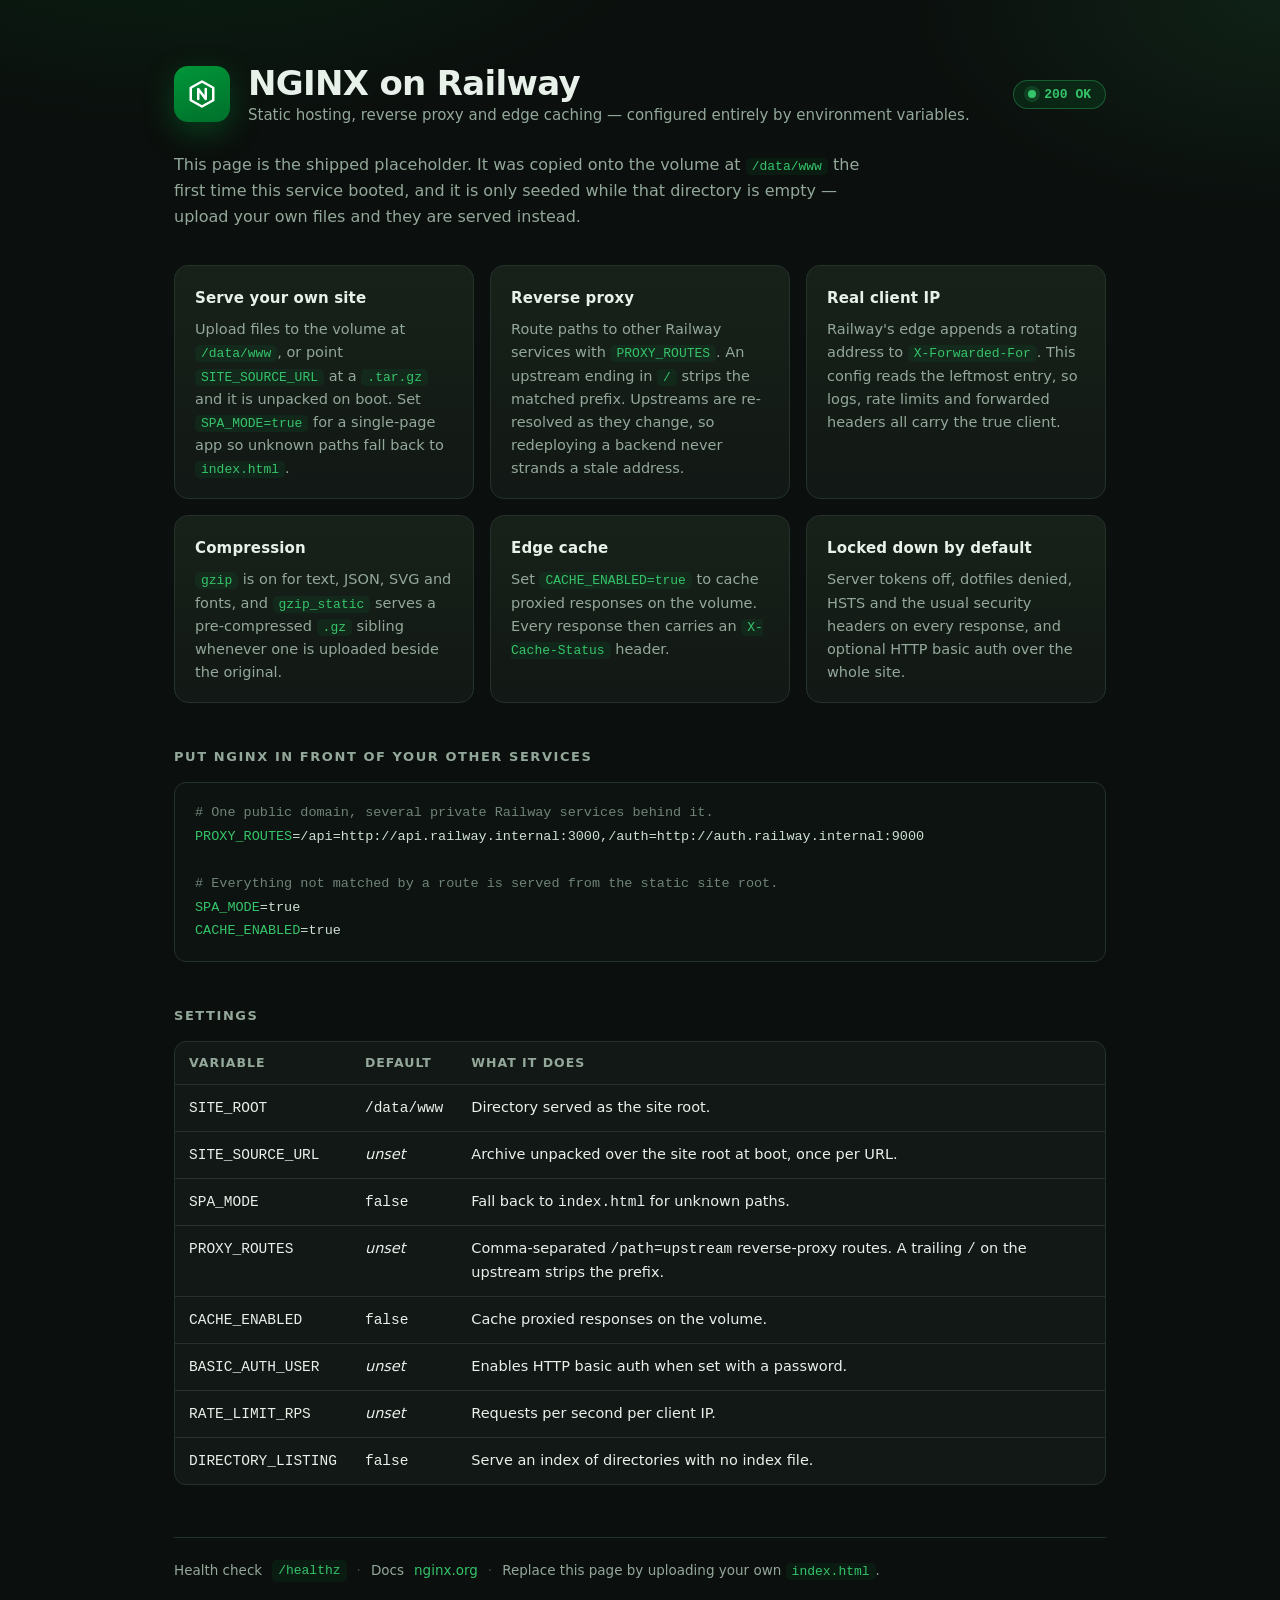
<file: www/index.html>
<!doctype html>
<html lang="en">
<head>
<meta charset="utf-8">
<meta name="viewport" content="width=device-width, initial-scale=1">
<title>NGINX on Railway</title>
<style>
  :root {
    --bg: #0b0f0d;
    --panel: #121815;
    --panel-2: #172119;
    --line: #24322a;
    --text: #e8f0ea;
    --muted: #93a89a;
    --green: #009639;
    --green-lt: #35c46a;
    --mono: ui-monospace, SFMono-Regular, "SF Mono", Menlo, Consolas, monospace;
  }
  * { box-sizing: border-box; }
  body {
    margin: 0;
    background:
      radial-gradient(900px 500px at 15% -10%, rgba(0,150,57,.18), transparent 60%),
      radial-gradient(700px 400px at 100% 0%, rgba(53,196,106,.10), transparent 55%),
      var(--bg);
    color: var(--text);
    font: 16px/1.6 system-ui, -apple-system, "Segoe UI", Roboto, Helvetica, Arial, sans-serif;
    -webkit-font-smoothing: antialiased;
  }
  .wrap { max-width: 980px; margin: 0 auto; padding: 64px 24px 80px; }

  header { display: flex; align-items: center; gap: 18px; flex-wrap: wrap; }
  .mark {
    width: 56px; height: 56px; flex: none;
    display: grid; place-items: center;
    border-radius: 14px;
    background: linear-gradient(160deg, var(--green), #00702b);
    box-shadow: 0 10px 30px rgba(0,150,57,.35);
  }
  .mark svg { width: 30px; height: 30px; }
  h1 { font-size: 34px; line-height: 1.15; margin: 0; letter-spacing: -.02em; }
  h1 small { display: block; font-size: 15px; font-weight: 400; color: var(--muted); letter-spacing: 0; margin-top: 4px; }

  .pill {
    margin-left: auto;
    display: inline-flex; align-items: center; gap: 8px;
    padding: 7px 14px; border-radius: 999px;
    background: rgba(0,150,57,.14); border: 1px solid rgba(53,196,106,.35);
    color: var(--green-lt); font: 600 13px/1 var(--mono);
  }
  .dot { width: 8px; height: 8px; border-radius: 50%; background: var(--green-lt); box-shadow: 0 0 0 4px rgba(53,196,106,.18); }

  .lede { margin: 28px 0 0; color: var(--muted); max-width: 68ch; }

  .grid { display: grid; grid-template-columns: repeat(auto-fit, minmax(280px, 1fr)); gap: 16px; margin-top: 36px; }
  .card {
    background: linear-gradient(180deg, var(--panel-2), var(--panel));
    border: 1px solid var(--line); border-radius: 14px; padding: 20px 20px 18px;
  }
  .card h2 { margin: 0 0 8px; font-size: 15px; letter-spacing: .01em; }
  .card p { margin: 0; color: var(--muted); font-size: 14.5px; }
  .card code, code.v { font: 500 13px/1.5 var(--mono); color: var(--green-lt); background: rgba(0,150,57,.10); padding: 1px 6px; border-radius: 5px; }

  section.block { margin-top: 44px; }
  section.block h3 { font-size: 13px; text-transform: uppercase; letter-spacing: .12em; color: var(--muted); margin: 0 0 14px; font-weight: 600; }
  pre {
    margin: 0; padding: 18px 20px; overflow-x: auto;
    background: #0d1310; border: 1px solid var(--line); border-radius: 12px;
    font: 13.5px/1.75 var(--mono); color: #cfe0d4;
  }
  pre .c { color: #6f8377; }
  pre .k { color: var(--green-lt); }

  table { width: 100%; border-collapse: collapse; margin: 0; font-size: 14.5px; }
  th, td { text-align: left; padding: 11px 14px; border-bottom: 1px solid var(--line); vertical-align: top; }
  th { color: var(--muted); font-weight: 600; font-size: 12.5px; text-transform: uppercase; letter-spacing: .08em; }
  td:first-child { white-space: nowrap; }
  tbody tr:last-child td { border-bottom: none; }
  .tablewrap { border: 1px solid var(--line); border-radius: 12px; overflow: hidden; background: var(--panel); }

  footer { margin-top: 52px; padding-top: 22px; border-top: 1px solid var(--line); color: var(--muted); font-size: 13.5px; display: flex; gap: 10px; flex-wrap: wrap; align-items: center; }
  footer a { color: var(--green-lt); text-decoration: none; }
  footer a:hover { text-decoration: underline; }
  .sep { opacity: .4; }
</style>
</head>
<body>
<div class="wrap">

  <header>
    <div class="mark" aria-hidden="true">
      <svg viewBox="0 0 24 24" fill="none" stroke="#fff" stroke-width="2" stroke-linecap="round" stroke-linejoin="round">
        <path d="M12 2 3 7v10l9 5 9-5V7z"/><path d="M9 16V8l6 8V8"/>
      </svg>
    </div>
    <h1>NGINX on Railway
      <small>Static hosting, reverse proxy and edge caching &mdash; configured entirely by environment variables.</small>
    </h1>
    <span class="pill"><span class="dot"></span>200 OK</span>
  </header>

  <p class="lede">
    This page is the shipped placeholder. It was copied onto the volume at
    <code class="v">/data/www</code> the first time this service booted, and it is only
    seeded while that directory is empty &mdash; upload your own files and they are served instead.
  </p>

  <div class="grid">
    <div class="card">
      <h2>Serve your own site</h2>
      <p>Upload files to the volume at <code>/data/www</code>, or point <code>SITE_SOURCE_URL</code>
        at a <code>.tar.gz</code> and it is unpacked on boot. Set <code>SPA_MODE=true</code> for a
        single-page app so unknown paths fall back to <code>index.html</code>.</p>
    </div>
    <div class="card">
      <h2>Reverse proxy</h2>
      <p>Route paths to other Railway services with <code>PROXY_ROUTES</code>. An upstream ending in
        <code>/</code> strips the matched prefix. Upstreams are re-resolved as they change, so
        redeploying a backend never strands a stale address.</p>
    </div>
    <div class="card">
      <h2>Real client IP</h2>
      <p>Railway's edge appends a rotating address to <code>X-Forwarded-For</code>. This config reads the
        leftmost entry, so logs, rate limits and forwarded headers all carry the true client.</p>
    </div>
    <div class="card">
      <h2>Compression</h2>
      <p><code>gzip</code> is on for text, JSON, SVG and fonts, and <code>gzip_static</code> serves a
        pre-compressed <code>.gz</code> sibling whenever one is uploaded beside the original.</p>
    </div>
    <div class="card">
      <h2>Edge cache</h2>
      <p>Set <code>CACHE_ENABLED=true</code> to cache proxied responses on the volume. Every response
        then carries an <code>X-Cache-Status</code> header.</p>
    </div>
    <div class="card">
      <h2>Locked down by default</h2>
      <p>Server tokens off, dotfiles denied, HSTS and the usual security headers on every response, and
        optional HTTP basic auth over the whole site.</p>
    </div>
  </div>

  <section class="block">
    <h3>Put NGINX in front of your other services</h3>
    <pre><span class="c"># One public domain, several private Railway services behind it.</span>
<span class="k">PROXY_ROUTES</span>=/api=http://api.railway.internal:3000,/auth=http://auth.railway.internal:9000

<span class="c"># Everything not matched by a route is served from the static site root.</span>
<span class="k">SPA_MODE</span>=true
<span class="k">CACHE_ENABLED</span>=true</pre>
  </section>

  <section class="block">
    <h3>Settings</h3>
    <div class="tablewrap">
      <table>
        <thead><tr><th>Variable</th><th>Default</th><th>What it does</th></tr></thead>
        <tbody>
          <tr><td><code>SITE_ROOT</code></td><td><code>/data/www</code></td><td>Directory served as the site root.</td></tr>
          <tr><td><code>SITE_SOURCE_URL</code></td><td><em>unset</em></td><td>Archive unpacked over the site root at boot, once per URL.</td></tr>
          <tr><td><code>SPA_MODE</code></td><td><code>false</code></td><td>Fall back to <code>index.html</code> for unknown paths.</td></tr>
          <tr><td><code>PROXY_ROUTES</code></td><td><em>unset</em></td><td>Comma-separated <code>/path=upstream</code> reverse-proxy routes. A trailing <code>/</code> on the upstream strips the prefix.</td></tr>
          <tr><td><code>CACHE_ENABLED</code></td><td><code>false</code></td><td>Cache proxied responses on the volume.</td></tr>
          <tr><td><code>BASIC_AUTH_USER</code></td><td><em>unset</em></td><td>Enables HTTP basic auth when set with a password.</td></tr>
          <tr><td><code>RATE_LIMIT_RPS</code></td><td><em>unset</em></td><td>Requests per second per client IP.</td></tr>
          <tr><td><code>DIRECTORY_LISTING</code></td><td><code>false</code></td><td>Serve an index of directories with no index file.</td></tr>
        </tbody>
      </table>
    </div>
  </section>

  <footer>
    <span>Health check</span><code class="v">/healthz</code>
    <span class="sep">&middot;</span>
    <span>Docs</span><a href="https://nginx.org/en/docs/">nginx.org</a>
    <span class="sep">&middot;</span>
    <span>Replace this page by uploading your own <code class="v">index.html</code>.</span>
  </footer>

</div>
</body>
</html>
</file>
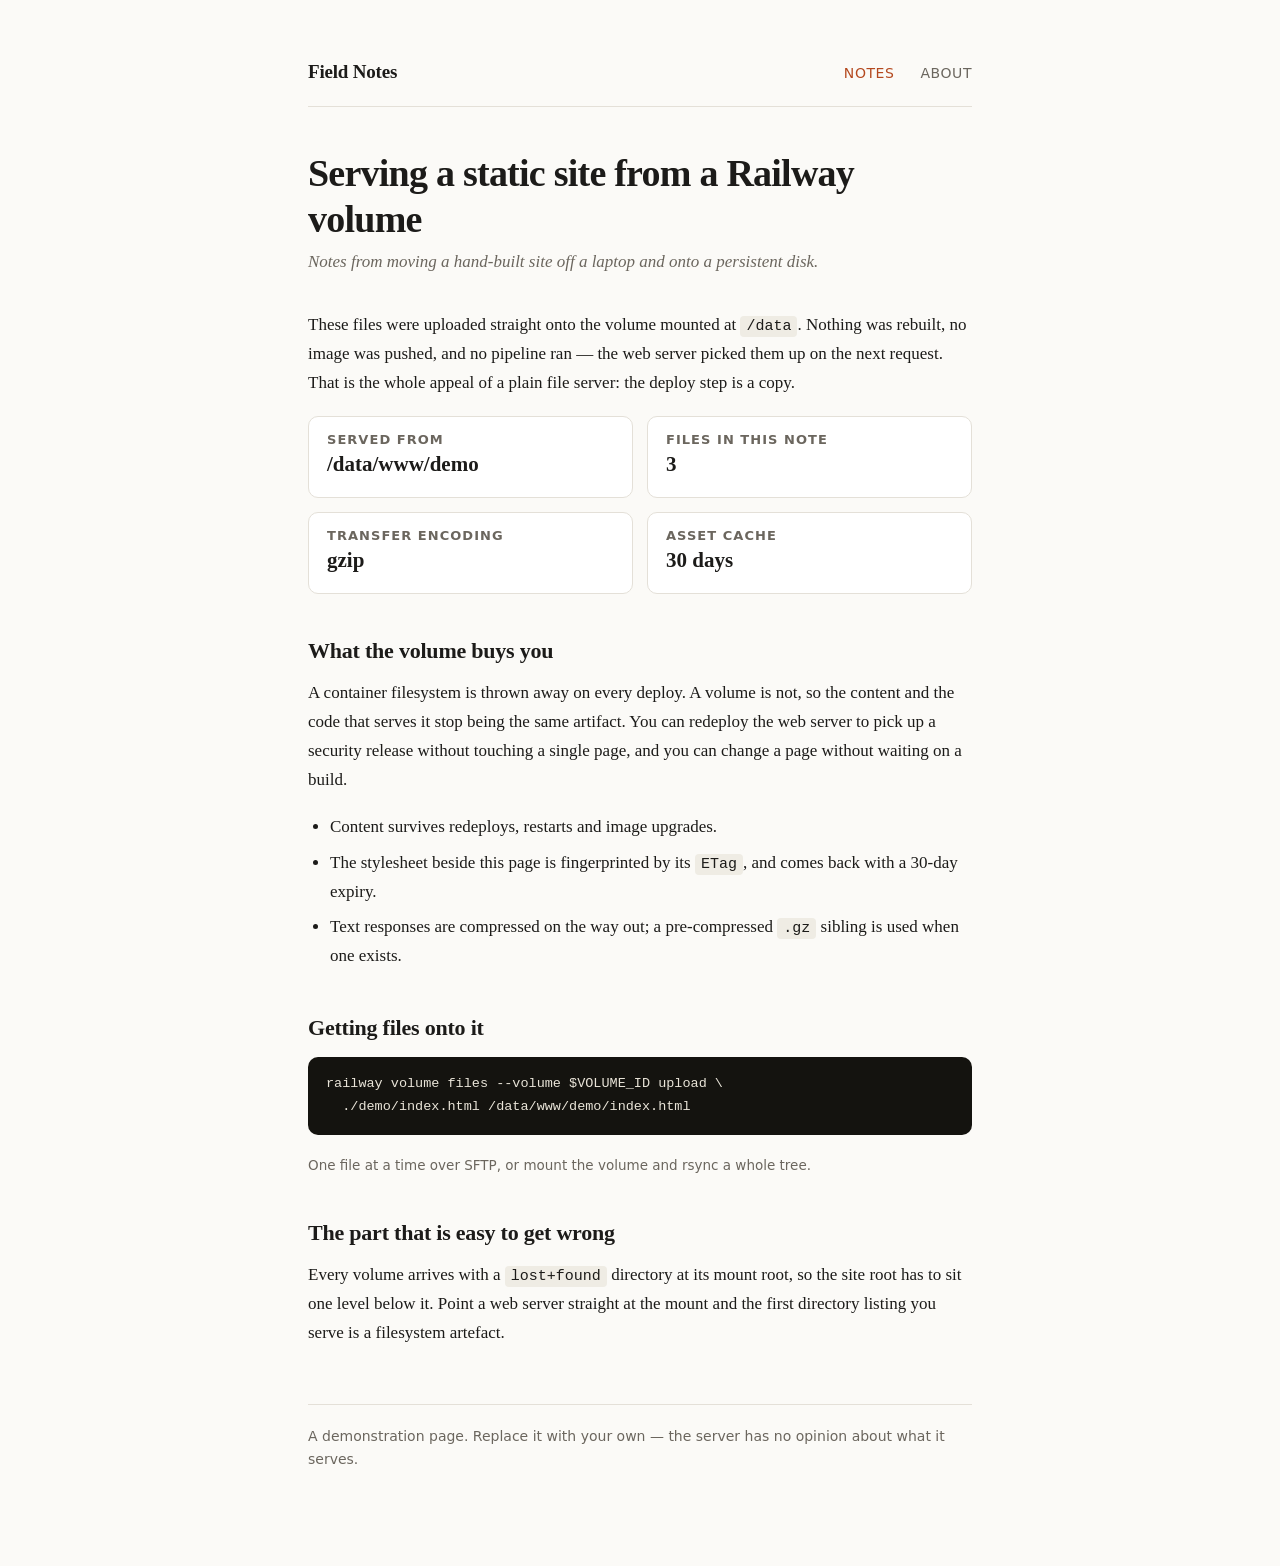
<file: examples/demo-site/demo/index.html>
<!doctype html>
<html lang="en">
<head>
<meta charset="utf-8">
<meta name="viewport" content="width=device-width, initial-scale=1">
<title>Field Notes — Serving a static site from a Railway volume</title>
<link rel="stylesheet" href="style.css">
</head>
<body>
<div class="shell">

  <nav>
    <span class="brand">Field&nbsp;Notes</span>
    <span class="spacer"></span>
    <a href="index.html" class="on">Notes</a>
    <a href="about.html">About</a>
  </nav>

  <h1>Serving a static site from a Railway volume</h1>
  <p class="dek">Notes from moving a hand-built site off a laptop and onto a persistent disk.</p>

  <p>
    These files were uploaded straight onto the volume mounted at <code class="i">/data</code>. Nothing
    was rebuilt, no image was pushed, and no pipeline ran — the web server picked them up on the next
    request. That is the whole appeal of a plain file server: the deploy step is a copy.
  </p>

  <div class="grid">
    <div class="tile"><b>Served from</b><span>/data/www/demo</span></div>
    <div class="tile"><b>Files in this note</b><span>3</span></div>
    <div class="tile"><b>Transfer encoding</b><span>gzip</span></div>
    <div class="tile"><b>Asset cache</b><span>30 days</span></div>
  </div>

  <h2>What the volume buys you</h2>
  <p>
    A container filesystem is thrown away on every deploy. A volume is not, so the content and the
    code that serves it stop being the same artifact. You can redeploy the web server to pick up a
    security release without touching a single page, and you can change a page without waiting on a build.
  </p>
  <ul>
    <li>Content survives redeploys, restarts and image upgrades.</li>
    <li>The stylesheet beside this page is fingerprinted by its <code class="i">ETag</code>, and comes back with a 30-day expiry.</li>
    <li>Text responses are compressed on the way out; a pre-compressed <code class="i">.gz</code> sibling is used when one exists.</li>
  </ul>

  <h2>Getting files onto it</h2>
  <figure>
<pre>railway volume files --volume $VOLUME_ID upload \
  ./demo/index.html /data/www/demo/index.html</pre>
    <figcaption>One file at a time over SFTP, or mount the volume and rsync a whole tree.</figcaption>
  </figure>

  <h2>The part that is easy to get wrong</h2>
  <p>
    Every volume arrives with a <code class="i">lost+found</code> directory at its mount root, so the
    site root has to sit one level below it. Point a web server straight at the mount and the first
    directory listing you serve is a filesystem artefact.
  </p>

  <footer>
    A demonstration page. Replace it with your own — the server has no opinion about what it serves.
  </footer>

</div>
</body>
</html>
</file>
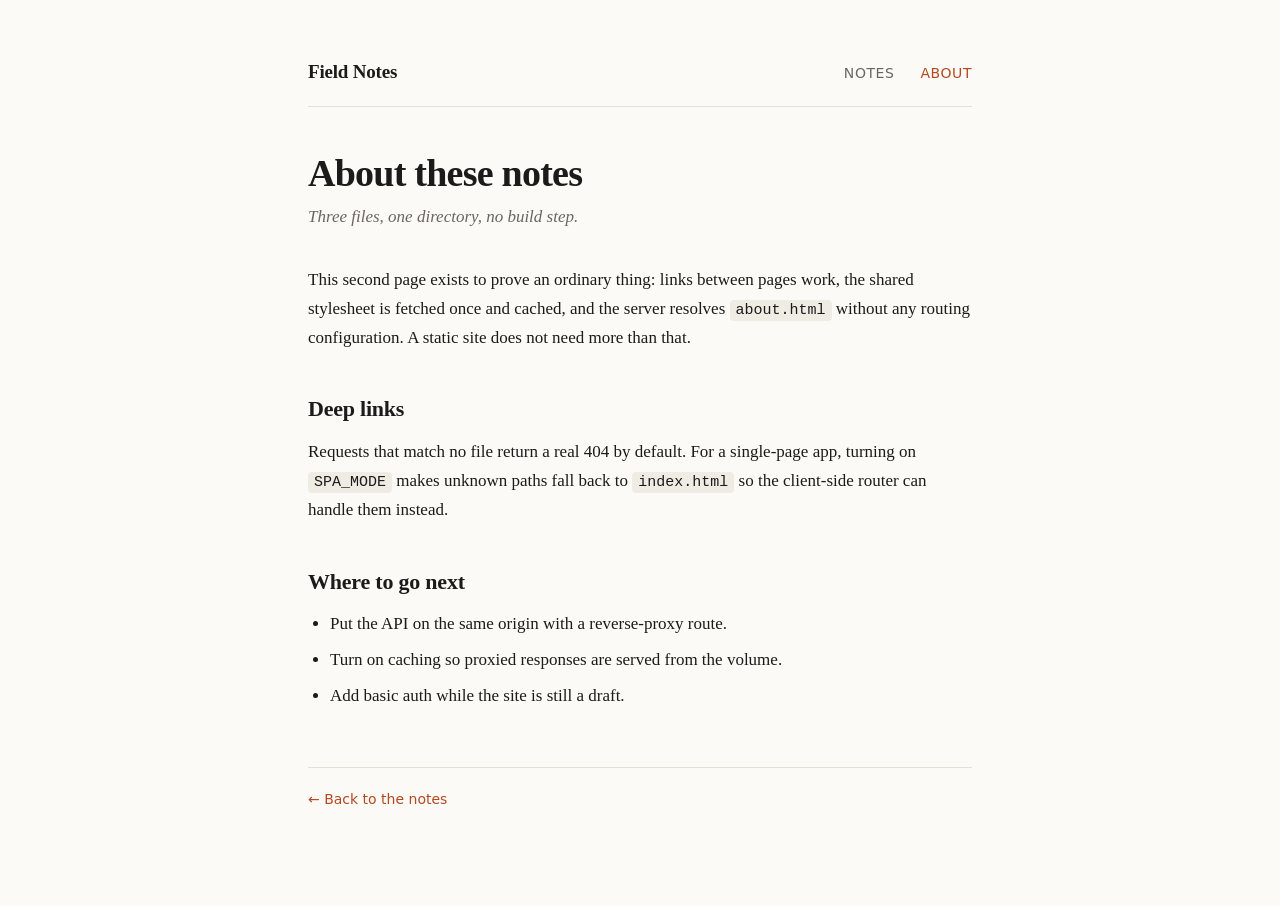
<file: examples/demo-site/demo/about.html>
<!doctype html>
<html lang="en">
<head>
<meta charset="utf-8">
<meta name="viewport" content="width=device-width, initial-scale=1">
<title>About — Field Notes</title>
<link rel="stylesheet" href="style.css">
</head>
<body>
<div class="shell">

  <nav>
    <span class="brand">Field&nbsp;Notes</span>
    <span class="spacer"></span>
    <a href="index.html">Notes</a>
    <a href="about.html" class="on">About</a>
  </nav>

  <h1>About these notes</h1>
  <p class="dek">Three files, one directory, no build step.</p>

  <p>
    This second page exists to prove an ordinary thing: links between pages work, the shared
    stylesheet is fetched once and cached, and the server resolves <code class="i">about.html</code>
    without any routing configuration. A static site does not need more than that.
  </p>

  <h2>Deep links</h2>
  <p>
    Requests that match no file return a real 404 by default. For a single-page app, turning on
    <code class="i">SPA_MODE</code> makes unknown paths fall back to <code class="i">index.html</code>
    so the client-side router can handle them instead.
  </p>

  <h2>Where to go next</h2>
  <ul>
    <li>Put the API on the same origin with a reverse-proxy route.</li>
    <li>Turn on caching so proxied responses are served from the volume.</li>
    <li>Add basic auth while the site is still a draft.</li>
  </ul>

  <footer>
    <a href="index.html" style="color:#b4491f;text-decoration:none">&larr; Back to the notes</a>
  </footer>

</div>
</body>
</html>
</file>
<file: examples/demo-site/demo/style.css>
:root {
  --bg: #fbfaf7;
  --ink: #1c1b19;
  --muted: #6b665e;
  --rule: #e4e0d8;
  --accent: #b4491f;
  --serif: "Iowan Old Style", "Palatino Linotype", Palatino, Georgia, serif;
}
* { box-sizing: border-box; }
body {
  margin: 0; background: var(--bg); color: var(--ink);
  font: 17px/1.7 var(--serif);
  -webkit-font-smoothing: antialiased;
}
.shell { max-width: 720px; margin: 0 auto; padding: 56px 28px 96px; }
nav { display: flex; gap: 26px; align-items: baseline; border-bottom: 1px solid var(--rule); padding-bottom: 18px; }
nav .brand { font-weight: 700; letter-spacing: -.01em; font-size: 19px; }
nav a { color: var(--muted); text-decoration: none; font: 500 14px/1 system-ui, sans-serif; letter-spacing: .04em; text-transform: uppercase; }
nav a:hover, nav a.on { color: var(--accent); }
nav .spacer { flex: 1; }
h1 { font-size: 38px; line-height: 1.2; letter-spacing: -.02em; margin: 44px 0 6px; }
.dek { color: var(--muted); font-style: italic; margin: 0 0 34px; }
h2 { font-size: 22px; margin: 38px 0 10px; letter-spacing: -.01em; }
p { margin: 0 0 18px; }
ul { margin: 0 0 18px; padding-left: 22px; }
li { margin-bottom: 7px; }
pre {
  background: #14130f; color: #e9e4d8; border-radius: 10px;
  padding: 16px 18px; overflow-x: auto;
  font: 13.5px/1.7 ui-monospace, SFMono-Regular, Menlo, monospace;
  margin: 0 0 20px;
}
code.i { font: 500 15px/1 ui-monospace, Menlo, monospace; background: #efece4; padding: 2px 6px; border-radius: 4px; }
figure { margin: 0 0 26px; }
figcaption { font: 400 13.5px/1.6 system-ui, sans-serif; color: var(--muted); margin-top: 8px; }
.grid { display: grid; grid-template-columns: 1fr 1fr; gap: 14px; margin: 0 0 26px; }
.tile { border: 1px solid var(--rule); border-radius: 10px; padding: 16px 18px; background: #fff; }
.tile b { display: block; font: 600 13px/1 system-ui, sans-serif; text-transform: uppercase; letter-spacing: .08em; color: var(--muted); margin-bottom: 6px; }
.tile span { font: 600 21px/1.2 var(--serif); }
footer { margin-top: 56px; padding-top: 20px; border-top: 1px solid var(--rule); color: var(--muted); font: 400 14px/1.6 system-ui, sans-serif; }
@media (max-width: 560px) { .grid { grid-template-columns: 1fr; } h1 { font-size: 30px; } }
</file>
